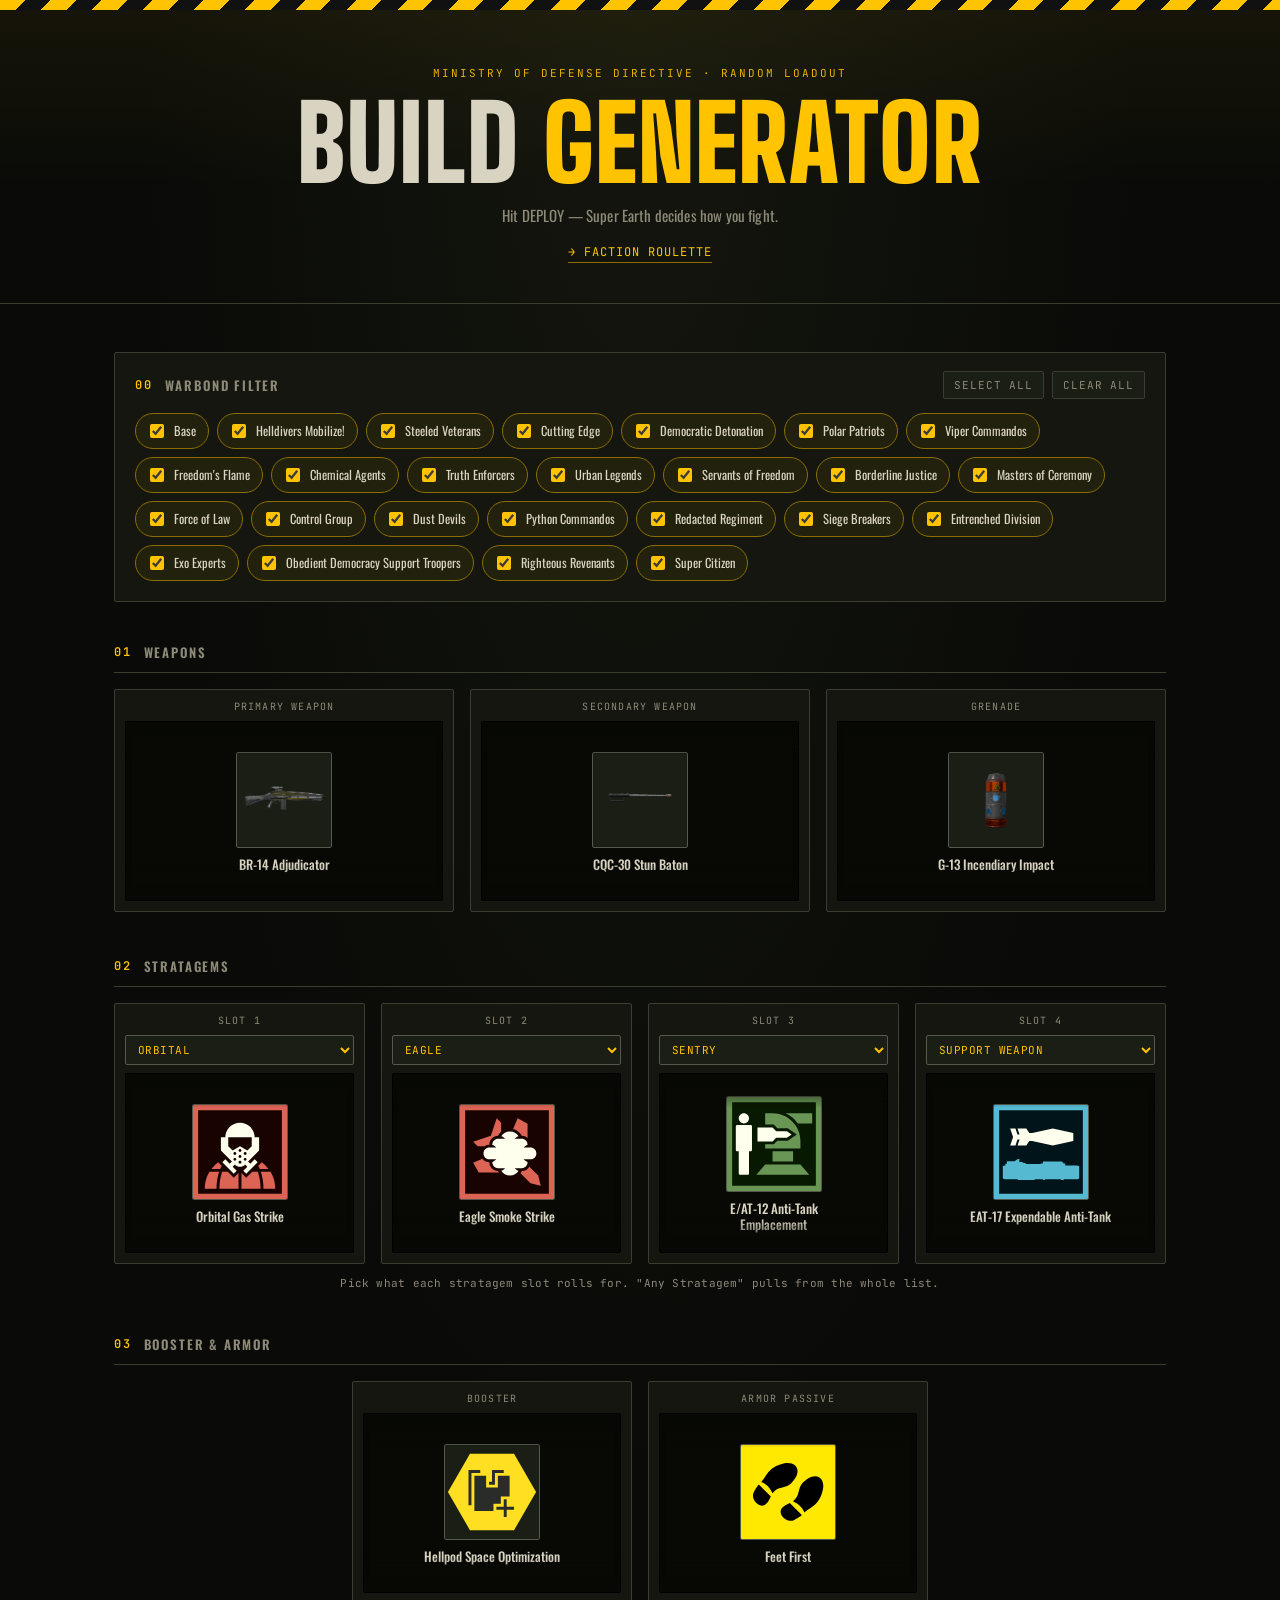
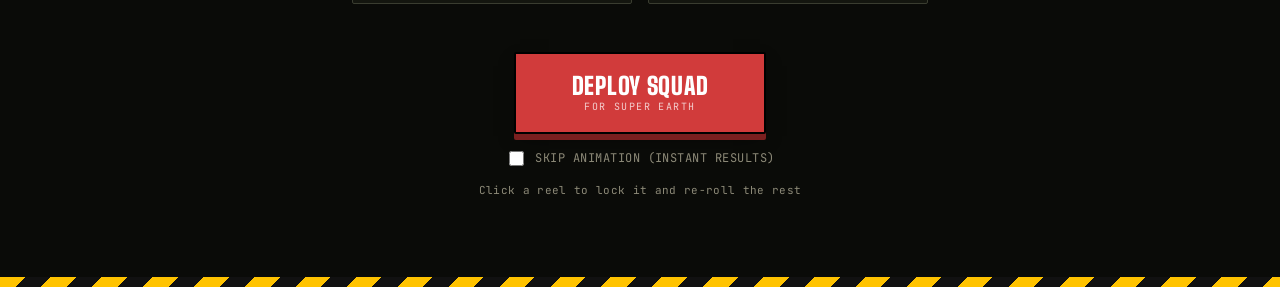
<file: index.html>
<!DOCTYPE html>
<html lang="en">
<head>
<meta charset="UTF-8">
<meta name="viewport" content="width=device-width, initial-scale=1.0">
<title>HELLDIVER LOADOUT // Random Build Generator</title>
<link rel="preconnect" href="https://fonts.googleapis.com">
<link rel="preconnect" href="https://fonts.gstatic.com" crossorigin>
<link href="https://fonts.googleapis.com/css2?family=Oswald:wght@400;500;600;700&family=Big+Shoulders+Display:wght@700;900&family=JetBrains+Mono:wght@400;600&display=swap" rel="stylesheet">
<link rel="stylesheet" href="css/style.css">
</head>
<body>

<div class="hazard-bar top"></div>

<header class="site-header">
  <div class="header-inner">
    <div class="eyebrow">MINISTRY OF DEFENSE DIRECTIVE · RANDOM LOADOUT</div>
    <h1 class="title">BUILD <span class="accent">GENERATOR</span></h1>
    <p class="subtitle">Hit DEPLOY — Super Earth decides how you fight.</p>
    <a href="faction.html" class="nav-link">→ Faction Roulette</a>
  </div>
</header>

<main class="reels-wrap">

  <section class="filter-section">
    <div class="filter-header">
      <h2 class="group-label"><span class="idx">00</span> Warbond Filter</h2>
      <div class="filter-actions">
        <button type="button" id="filter-all" class="filter-action-btn">select all</button>
        <button type="button" id="filter-none" class="filter-action-btn">clear all</button>
      </div>
    </div>
    <div id="warbond-filter" class="filter-panel"></div>
    <div id="filter-warning" class="filter-warning"></div>
  </section>

  <section class="reel-group">
    <h2 class="group-label"><span class="idx">01</span> Weapons</h2>
    <div class="reel-row">
      <div class="reel" data-category="primary" data-label="PRIMARY">
        <div class="reel-label">PRIMARY WEAPON</div>
        <div class="reel-window"><div class="reel-strip"></div></div>
      </div>
      <div class="reel" data-category="secondary" data-label="SECONDARY">
        <div class="reel-label">SECONDARY WEAPON</div>
        <div class="reel-window"><div class="reel-strip"></div></div>
      </div>
      <div class="reel" data-category="grenade" data-label="GRENADE">
        <div class="reel-label">GRENADE</div>
        <div class="reel-window"><div class="reel-strip"></div></div>
      </div>
    </div>
  </section>

  <section class="reel-group">
    <h2 class="group-label"><span class="idx">02</span> Stratagems</h2>
    <div class="reel-row four">
      <div class="reel" data-category="stratagem" data-label="STRATAGEM 1">
        <div class="reel-label">SLOT 1</div>
        <select class="stype-select" aria-label="Slot 1 type">
          <option value="">Any Stratagem</option>
          <option value="orbital" selected>Orbital</option>
          <option value="eagle">Eagle</option>
          <option value="sentry">Sentry</option>
          <option value="support_weapon">Support Weapon</option>
          <option value="backpack">Backpack</option>
          <option value="vehicle">Vehicle</option>
        </select>
        <div class="reel-window"><div class="reel-strip"></div></div>
      </div>
      <div class="reel" data-category="stratagem" data-label="STRATAGEM 2">
        <div class="reel-label">SLOT 2</div>
        <select class="stype-select" aria-label="Slot 2 type">
          <option value="">Any Stratagem</option>
          <option value="orbital">Orbital</option>
          <option value="eagle" selected>Eagle</option>
          <option value="sentry">Sentry</option>
          <option value="support_weapon">Support Weapon</option>
          <option value="backpack">Backpack</option>
          <option value="vehicle">Vehicle</option>
        </select>
        <div class="reel-window"><div class="reel-strip"></div></div>
      </div>
      <div class="reel" data-category="stratagem" data-label="STRATAGEM 3">
        <div class="reel-label">SLOT 3</div>
        <select class="stype-select" aria-label="Slot 3 type">
          <option value="">Any Stratagem</option>
          <option value="orbital">Orbital</option>
          <option value="eagle">Eagle</option>
          <option value="sentry" selected>Sentry</option>
          <option value="support_weapon">Support Weapon</option>
          <option value="backpack">Backpack</option>
          <option value="vehicle">Vehicle</option>
        </select>
        <div class="reel-window"><div class="reel-strip"></div></div>
      </div>
      <div class="reel" data-category="stratagem" data-label="STRATAGEM 4">
        <div class="reel-label">SLOT 4</div>
        <select class="stype-select" aria-label="Slot 4 type">
          <option value="">Any Stratagem</option>
          <option value="orbital">Orbital</option>
          <option value="eagle">Eagle</option>
          <option value="sentry">Sentry</option>
          <option value="support_weapon" selected>Support Weapon</option>
          <option value="backpack">Backpack</option>
          <option value="vehicle">Vehicle</option>
        </select>
        <div class="reel-window"><div class="reel-strip"></div></div>
      </div>
    </div>
    <div class="stype-hint">Pick what each stratagem slot rolls for. "Any Stratagem" pulls from the whole list.</div>
  </section>

  <section class="reel-group">
    <h2 class="group-label"><span class="idx">03</span> Booster &amp; Armor</h2>
    <div class="reel-row double">
      <div class="reel" data-category="booster" data-label="BOOSTER">
        <div class="reel-label">BOOSTER</div>
        <div class="reel-window"><div class="reel-strip"></div></div>
      </div>
      <div class="reel" data-category="armor_passive" data-label="ARMOR PASSIVE">
        <div class="reel-label">ARMOR PASSIVE</div>
        <div class="reel-window"><div class="reel-strip"></div></div>
      </div>
    </div>
  </section>

  <div class="controls">
    <button id="spin-btn" class="spin-btn">
      <span class="spin-btn-text">DEPLOY SQUAD</span>
      <span class="spin-btn-sub">FOR SUPER EARTH</span>
    </button>
    <label class="skip-anim-toggle">
      <input type="checkbox" id="skip-animation">
      Skip animation (instant results)
    </label>
    <div class="lock-hint">Click a reel to lock it and re-roll the rest</div>
  </div>

</main>

<div class="hazard-bar bottom"></div>

<script src="js/data.js"></script>
<script src="js/script.js"></script>
</body>
</html>
</file>
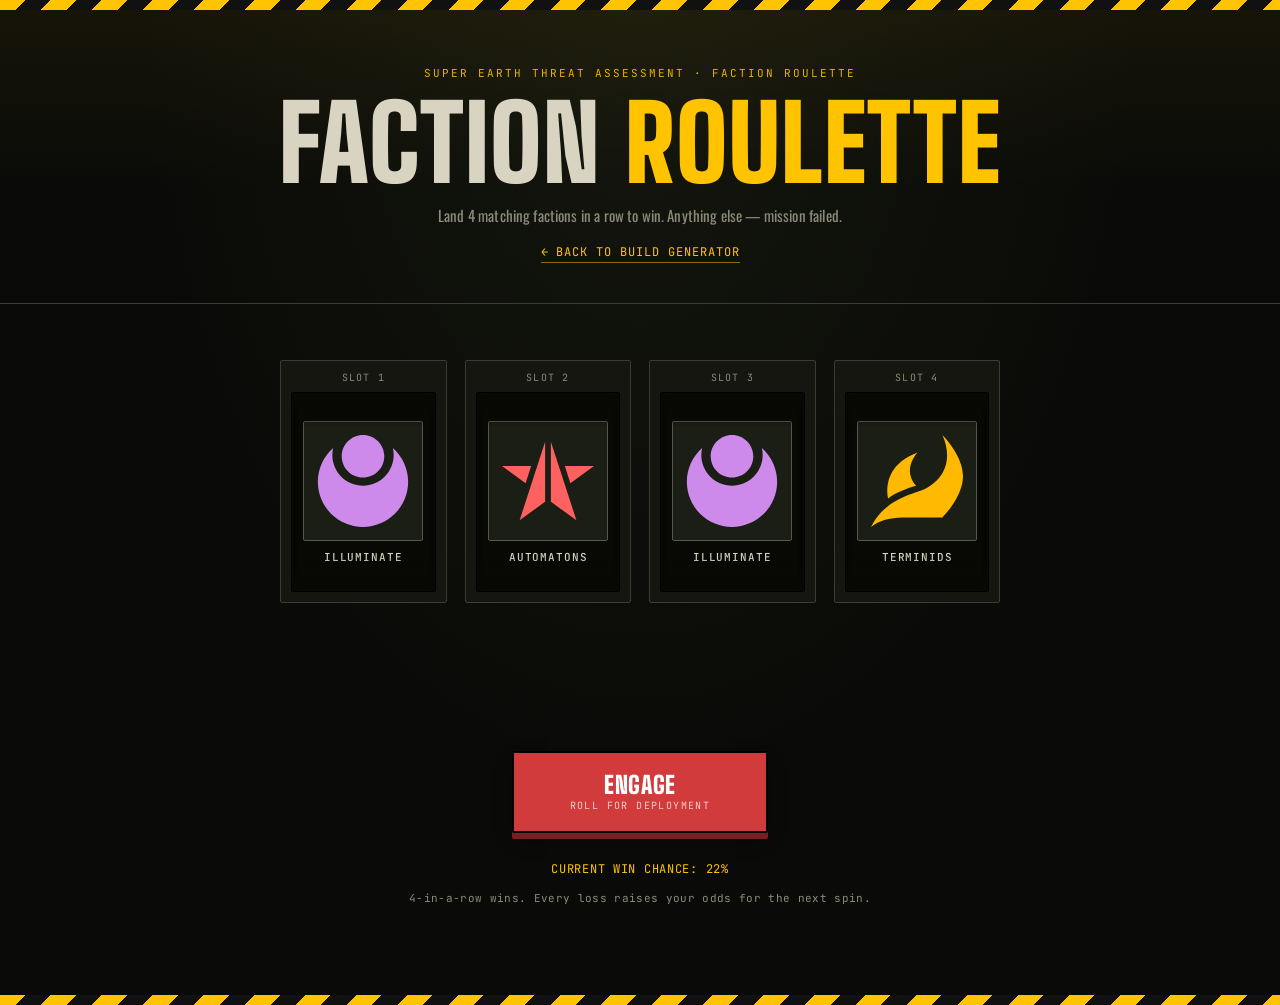
<file: faction.html>
<!DOCTYPE html>
<html lang="en">
<head>
<meta charset="UTF-8">
<meta name="viewport" content="width=device-width, initial-scale=1.0">
<title>FACTION ROULETTE // Helldivers 2</title>
<link rel="preconnect" href="https://fonts.googleapis.com">
<link rel="preconnect" href="https://fonts.gstatic.com" crossorigin>
<link href="https://fonts.googleapis.com/css2?family=Oswald:wght@400;500;600;700&family=Big+Shoulders+Display:wght@700;900&family=JetBrains+Mono:wght@400;600&display=swap" rel="stylesheet">
<link rel="stylesheet" href="css/style.css">
<link rel="stylesheet" href="css/faction.css">
</head>
<body>

<div class="hazard-bar top"></div>

<header class="site-header">
  <div class="header-inner">
    <div class="eyebrow">SUPER EARTH THREAT ASSESSMENT · FACTION ROULETTE</div>
    <h1 class="title">FACTION <span class="accent">ROULETTE</span></h1>
    <p class="subtitle">Land 4 matching factions in a row to win. Anything else — mission failed.</p>
    <a href="index.html" class="nav-link">← Back to Build Generator</a>
  </div>
</header>

<main class="faction-wrap">

  <div class="faction-reel-row">
    <div class="reel faction-reel" data-slot="1">
      <div class="reel-label">SLOT 1</div>
      <div class="reel-window faction-window"><div class="reel-strip"></div></div>
    </div>
    <div class="reel faction-reel" data-slot="2">
      <div class="reel-label">SLOT 2</div>
      <div class="reel-window faction-window"><div class="reel-strip"></div></div>
    </div>
    <div class="reel faction-reel" data-slot="3">
      <div class="reel-label">SLOT 3</div>
      <div class="reel-window faction-window"><div class="reel-strip"></div></div>
    </div>
    <div class="reel faction-reel" data-slot="4">
      <div class="reel-label">SLOT 4</div>
      <div class="reel-window faction-window"><div class="reel-strip"></div></div>
    </div>
  </div>

  <div id="result-banner" class="result-banner"></div>

  <div class="controls">
    <button id="faction-spin-btn" class="spin-btn">
      <span class="spin-btn-text">ENGAGE</span>
      <span class="spin-btn-sub">ROLL FOR DEPLOYMENT</span>
    </button>
    <div id="odds-display" class="odds-display"></div>
    <div class="lock-hint">4-in-a-row wins. Every loss raises your odds for the next spin.</div>
  </div>

</main>

<div id="flash-overlay" class="flash-overlay"></div>

<div class="hazard-bar bottom"></div>

<script src="js/faction.js"></script>
</body>
</html>
</file>
<file: css/style.css>
/* ==========================================================================
   ТОКЕНЫ
   ========================================================================== */
:root{
  --bg:            #0a0b08;
  --panel:         #14160f;
  --panel-2:       #1b1e14;
  --steel:         #3a3d30;
  --steel-light:   #55584a;
  --hazard:        #ffc300;
  --hazard-dim:    #8a6e00;
  --red:           #d13b3b;
  --red-dim:       #7a1f1f;
  --green:         #7cff8a;
  --paper:         #d9d4c2;
  --paper-dim:     #8d8a78;

  --font-display:  'Big Shoulders Display', sans-serif;
  --font-label:    'Oswald', sans-serif;
  --font-mono:     'JetBrains Mono', monospace;

  --radius: 2px;
}

*{ box-sizing: border-box; }

html{ scroll-behavior: smooth; }

body{
  margin:0;
  background:
    radial-gradient(ellipse at top, #14160e 0%, var(--bg) 55%);
  color: var(--paper);
  font-family: var(--font-label);
  min-height:100vh;
  -webkit-font-smoothing: antialiased;
}

@media (prefers-reduced-motion: reduce){
  *{ animation-duration: 0.01ms !important; transition-duration: 0.01ms !important; }
}

::selection{ background: var(--hazard); color: #111; }

/* ==========================================================================
   HAZARD STRIPES
   ========================================================================== */
.hazard-bar{
  height: 10px;
  width: 100%;
  background: repeating-linear-gradient(
    135deg,
    var(--hazard) 0 18px,
    #111 18px 36px
  );
}
.hazard-bar.top{ position: sticky; top:0; z-index: 50; }

/* ==========================================================================
   HEADER
   ========================================================================== */
.site-header{
  padding: 56px 24px 40px;
  text-align: center;
  border-bottom: 1px solid var(--steel);
  background:
    linear-gradient(180deg, rgba(255,195,0,0.05), transparent 60%);
}
.header-inner{ max-width: 900px; margin: 0 auto; }

.eyebrow{
  font-family: var(--font-mono);
  font-size: 11px;
  letter-spacing: 0.18em;
  color: var(--hazard);
  margin-bottom: 18px;
  opacity: 0.9;
}

.title{
  font-family: var(--font-display);
  font-weight: 900;
  font-size: clamp(48px, 9vw, 104px);
  line-height: 0.88;
  letter-spacing: 0.01em;
  margin: 0;
  text-transform: uppercase;
  color: var(--paper);
}
.title .accent{ color: var(--hazard); }

.subtitle{
  font-family: var(--font-label);
  font-weight: 400;
  font-size: 15px;
  color: var(--paper-dim);
  margin: 14px 0 0;
  letter-spacing: 0.01em;
}

.nav-link{
  display: inline-block;
  margin-top: 18px;
  font-family: var(--font-mono);
  font-size: 12px;
  letter-spacing: 0.08em;
  text-transform: uppercase;
  color: var(--hazard);
  text-decoration: none;
  border-bottom: 1px solid var(--hazard-dim);
  padding-bottom: 2px;
  transition: opacity 0.15s ease;
}
.nav-link:hover{ opacity: 0.7; }

/* ==========================================================================
   LAYOUT
   ========================================================================== */
.reels-wrap{
  max-width: 1100px;
  margin: 0 auto;
  padding: 48px 24px 80px;
}

.reel-group{ margin-bottom: 44px; }

.group-label{
  font-family: var(--font-label);
  font-weight: 600;
  font-size: 13px;
  letter-spacing: 0.14em;
  text-transform: uppercase;
  color: var(--paper-dim);
  display: flex;
  align-items: center;
  gap: 12px;
  margin: 0 0 16px;
  padding-bottom: 10px;
  border-bottom: 1px solid var(--steel);
}
.group-label .idx{
  font-family: var(--font-mono);
  color: var(--hazard);
  font-size: 12px;
}

.reel-row{
  display: grid;
  grid-template-columns: repeat(3, 1fr);
  gap: 16px;
}
.reel-row.four{ grid-template-columns: repeat(4, 1fr); }
.reel-row.single{
  grid-template-columns: minmax(200px, 280px);
  justify-content: center;
}
.reel-row.double{
  grid-template-columns: repeat(2, minmax(200px, 280px));
  justify-content: center;
}

@media (max-width: 760px){
  .reel-row{ grid-template-columns: 1fr 1fr; }
  .reel-row.four{ grid-template-columns: 1fr 1fr; }
}
@media (max-width: 460px){
  .reel-row, .reel-row.four{ grid-template-columns: 1fr; }
  .reel-row.double{ grid-template-columns: 1fr; }
}

/* ==========================================================================
   REEL (одна "катушка" слот-машины)
   ========================================================================== */
.reel{
  background: var(--panel);
  border: 1px solid var(--steel);
  border-radius: var(--radius);
  padding: 10px;
  position: relative;
  transition: border-color 0.25s ease, box-shadow 0.25s ease;
}

.reel.is-spinning{
  border-color: var(--hazard-dim);
}
.reel.is-locked{
  border-color: var(--green);
  box-shadow: 0 0 0 1px var(--green) inset, 0 0 18px -6px var(--green);
}
.reel.just-landed{
  animation: landPulse 0.5s ease-out;
}
@keyframes landPulse{
  0%{ box-shadow: 0 0 0 1px var(--hazard) inset, 0 0 24px -4px var(--hazard); }
  100%{ box-shadow: none; }
}

.reel-label{
  font-family: var(--font-mono);
  font-size: 10px;
  letter-spacing: 0.12em;
  color: var(--paper-dim);
  text-align: center;
  padding-bottom: 8px;
  text-transform: uppercase;
}

.stype-select{
  display: block;
  width: 100%;
  margin-bottom: 8px;
  padding: 6px 8px;
  background: var(--panel-2);
  color: var(--hazard);
  border: 1px solid var(--steel-light);
  border-radius: var(--radius);
  font-family: var(--font-mono);
  font-size: 11px;
  letter-spacing: 0.04em;
  text-transform: uppercase;
  cursor: pointer;
}
.stype-select:hover{ border-color: var(--hazard-dim); }
.stype-select:disabled{ opacity: 0.5; cursor: not-allowed; }
.stype-select:focus{ outline: 1px solid var(--hazard); outline-offset: 1px; }

.stype-hint{
  font-family: var(--font-mono);
  font-size: 11px;
  color: var(--paper-dim);
  text-align: center;
  margin-top: 12px;
  letter-spacing: 0.02em;
}

.reel-window{
  height: 180px;
  overflow: hidden;
  position: relative;
  background: #080905;
  border: 1px solid #000;
  border-radius: var(--radius);
  box-shadow: inset 0 10px 14px -10px #000, inset 0 -10px 14px -10px #000;
  cursor: pointer;
}

.reel-window::before,
.reel-window::after{
  content: '';
  position: absolute;
  left:0; right:0;
  height: 34px;
  z-index: 3;
  pointer-events: none;
}
.reel-window::before{
  top:0;
  background: linear-gradient(180deg, #080905, transparent);
}
.reel-window::after{
  bottom:0;
  background: linear-gradient(0deg, #080905, transparent);
}

.reel-strip{
  display: flex;
  flex-direction: column;
  will-change: transform;
}

.reel-item{
  height: 180px;
  flex: 0 0 180px;
  display: flex;
  flex-direction: column;
  align-items: center;
  justify-content: center;
  gap: 8px;
  padding: 10px;
  text-align: center;
}

.reel-item .icon-box{
  width: 96px;
  height: 96px;
  border-radius: var(--radius);
  border: 1px solid var(--steel-light);
  background: var(--panel-2);
  display: flex;
  align-items: center;
  justify-content: center;
  overflow: hidden;
  flex-shrink: 0;
}
.reel-item .icon-box img{
  width: 100%;
  height: 100%;
  object-fit: contain;
  image-rendering: -webkit-optimize-contrast;
}
.reel-item .icon-box.placeholder{
  font-family: var(--font-display);
  font-size: 34px;
  font-weight: 700;
  color: var(--hazard-dim);
}

.reel-item .item-name{
  font-family: var(--font-label);
  font-size: 13px;
  font-weight: 500;
  color: var(--paper);
  line-height: 1.25;
  max-width: 150px;
}

/* центр катушки — рамка "прицела" */
.reel-window .center-frame{
  position: absolute;
  top: 50%; left: 6px; right: 6px;
  transform: translateY(-50%);
  height: 180px;
  border-top: 1px solid var(--hazard-dim);
  border-bottom: 1px solid var(--hazard-dim);
  pointer-events: none;
  z-index: 2;
  opacity: 0.5;
}

/* значок замка на закреплённой катушке */
.lock-icon{
  position: absolute;
  top: 6px; right: 8px;
  font-family: var(--font-mono);
  font-size: 10px;
  color: var(--green);
  z-index: 4;
  letter-spacing: 0.08em;
  opacity: 0;
  transition: opacity 0.2s ease;
}
.reel.is-locked .lock-icon{ opacity: 1; }

/* ==========================================================================
   CONTROLS
   ========================================================================== */
.controls{
  margin-top: 48px;
  display: flex;
  flex-direction: column;
  align-items: center;
  gap: 14px;
}

.spin-btn{
  font-family: var(--font-display);
  font-weight: 900;
  text-transform: uppercase;
  background: var(--red);
  color: #fff;
  border: 2px solid #000;
  border-radius: var(--radius);
  padding: 20px 56px;
  cursor: pointer;
  position: relative;
  box-shadow: 0 6px 0 var(--red-dim), 0 8px 18px -6px rgba(0,0,0,0.6);
  transition: transform 0.08s ease, box-shadow 0.08s ease;
  display: flex;
  flex-direction: column;
  align-items: center;
  line-height: 1;
}
.spin-btn:active{
  transform: translateY(4px);
  box-shadow: 0 2px 0 var(--red-dim), 0 4px 10px -4px rgba(0,0,0,0.6);
}
.spin-btn:disabled{
  opacity: 0.55;
  cursor: not-allowed;
  transform: none;
}
.spin-btn-text{ font-size: 24px; letter-spacing: 0.03em; }
.spin-btn-sub{
  font-family: var(--font-mono);
  font-size: 10px;
  font-weight: 400;
  letter-spacing: 0.14em;
  color: rgba(255,255,255,0.75);
  margin-top: 4px;
  text-transform: uppercase;
}

.lock-hint{
  font-family: var(--font-mono);
  font-size: 11px;
  color: var(--paper-dim);
  letter-spacing: 0.03em;
  text-align: center;
}

.skip-anim-toggle{
  display: flex;
  align-items: center;
  gap: 8px;
  font-family: var(--font-mono);
  font-size: 12px;
  letter-spacing: 0.04em;
  text-transform: uppercase;
  color: var(--paper-dim);
  cursor: pointer;
  user-select: none;
}
.skip-anim-toggle input{
  width: 15px;
  height: 15px;
  accent-color: var(--hazard);
  cursor: pointer;
}
.skip-anim-toggle:hover{ color: var(--hazard); }

/* ==========================================================================
   ФИЛЬТР ПО ВАРБОНДАМ
   ========================================================================== */
.filter-section{
  margin-bottom: 40px;
  padding: 18px 20px 20px;
  background: var(--panel);
  border: 1px solid var(--steel);
  border-radius: var(--radius);
}

.filter-header{
  display: flex;
  align-items: center;
  justify-content: space-between;
  flex-wrap: wrap;
  gap: 10px;
}
.filter-header .group-label{
  border-bottom: none;
  padding-bottom: 0;
  margin: 0;
}

.filter-actions{ display: flex; gap: 8px; }

.filter-action-btn{
  font-family: var(--font-mono);
  font-size: 11px;
  letter-spacing: 0.08em;
  text-transform: uppercase;
  color: var(--paper-dim);
  background: var(--panel-2);
  border: 1px solid var(--steel);
  border-radius: var(--radius);
  padding: 6px 10px;
  cursor: pointer;
  transition: border-color 0.2s ease, color 0.2s ease;
}
.filter-action-btn:hover{
  border-color: var(--hazard);
  color: var(--hazard);
}

.filter-panel{
  display: flex;
  flex-wrap: wrap;
  gap: 8px;
  margin-top: 14px;
}

.filter-chip{
  display: flex;
  align-items: center;
  gap: 7px;
  font-family: var(--font-label);
  font-size: 12.5px;
  color: var(--paper);
  background: var(--panel-2);
  border: 1px solid var(--steel);
  border-radius: 999px;
  padding: 7px 12px 7px 10px;
  cursor: pointer;
  user-select: none;
  transition: border-color 0.2s ease, background 0.2s ease;
}
.filter-chip:hover{ border-color: var(--steel-light); }
.filter-chip input[type="checkbox"]{
  accent-color: var(--hazard);
  width: 14px;
  height: 14px;
  cursor: pointer;
}
.filter-chip:has(input:checked){
  border-color: var(--hazard-dim);
  background: rgba(255,195,0,0.06);
}

.filter-warning{
  display: none;
  margin-top: 12px;
  font-family: var(--font-mono);
  font-size: 11.5px;
  line-height: 1.5;
  color: var(--red);
  background: rgba(209,59,59,0.08);
  border: 1px solid var(--red-dim);
  border-radius: var(--radius);
  padding: 8px 10px;
}
</file>
<file: css/faction.css>
/* ==========================================================================
   FACTION ROULETTE — доп. стили поверх css/style.css
   ========================================================================== */

.faction-wrap{
  max-width: 900px;
  margin: 0 auto;
  padding: 56px 24px 90px;
  display: flex;
  flex-direction: column;
  align-items: center;
}

.faction-reel-row{
  display: grid;
  grid-template-columns: repeat(4, 1fr);
  gap: 18px;
  width: 100%;
  max-width: 720px;
}

@media (max-width: 620px){
  .faction-reel-row{ grid-template-columns: 1fr 1fr; }
}

.faction-reel .reel-window.faction-window{
  height: 200px;
  cursor: default;
}

.faction-reel .reel-strip .reel-item{
  height: 200px;
  flex: 0 0 200px;
  gap: 10px;
}

.faction-reel .icon-box{
  width: 120px;
  height: 120px;
  background: var(--panel-2);
  border: 1px solid var(--steel-light);
}

.faction-reel .icon-box img{
  width: 78%;
  height: 78%;
  object-fit: contain;
}

.faction-reel .item-name{
  font-family: var(--font-mono);
  font-size: 11px;
  letter-spacing: 0.08em;
  text-transform: uppercase;
}

.faction-reel .center-frame{
  height: 200px;
}

/* победная подсветка катушки */
.faction-reel.win-glow{
  animation: winGlow 1s ease-in-out infinite;
}
@keyframes winGlow{
  0%, 100%{ box-shadow: 0 0 0 1px var(--green) inset, 0 0 10px -2px var(--green); }
  50%{ box-shadow: 0 0 0 1px var(--green) inset, 0 0 30px 4px var(--green); }
}

/* ==========================================================================
   RESULT BANNER
   ========================================================================== */
.result-banner{
  margin-top: 36px;
  min-height: 64px;
  font-family: var(--font-display);
  font-weight: 900;
  font-size: clamp(28px, 5vw, 44px);
  text-transform: uppercase;
  text-align: center;
  letter-spacing: 0.02em;
  opacity: 0;
  transform: translateY(8px);
  transition: opacity 0.3s ease, transform 0.3s ease;
}
.result-banner.show{
  opacity: 1;
  transform: translateY(0);
}
.result-banner.win{ color: var(--green); text-shadow: 0 0 24px rgba(124,255,138,0.5); }
.result-banner.lose{ color: var(--red); text-shadow: 0 0 24px rgba(209,59,59,0.5); }

.odds-display{
  margin-top: 14px;
  font-family: var(--font-mono);
  font-size: 12px;
  letter-spacing: 0.06em;
  color: var(--hazard);
  text-transform: uppercase;
}

/* ==========================================================================
   RED FLASH ON LOSS
   ========================================================================== */
.flash-overlay{
  position: fixed;
  inset: 0;
  background: var(--red);
  opacity: 0;
  pointer-events: none;
  z-index: 999;
}
.flash-overlay.flash{
  animation: loseFlash 0.6s ease-out;
}
@keyframes loseFlash{
  0%{ opacity: 0.55; }
  100%{ opacity: 0; }
}
</file>
